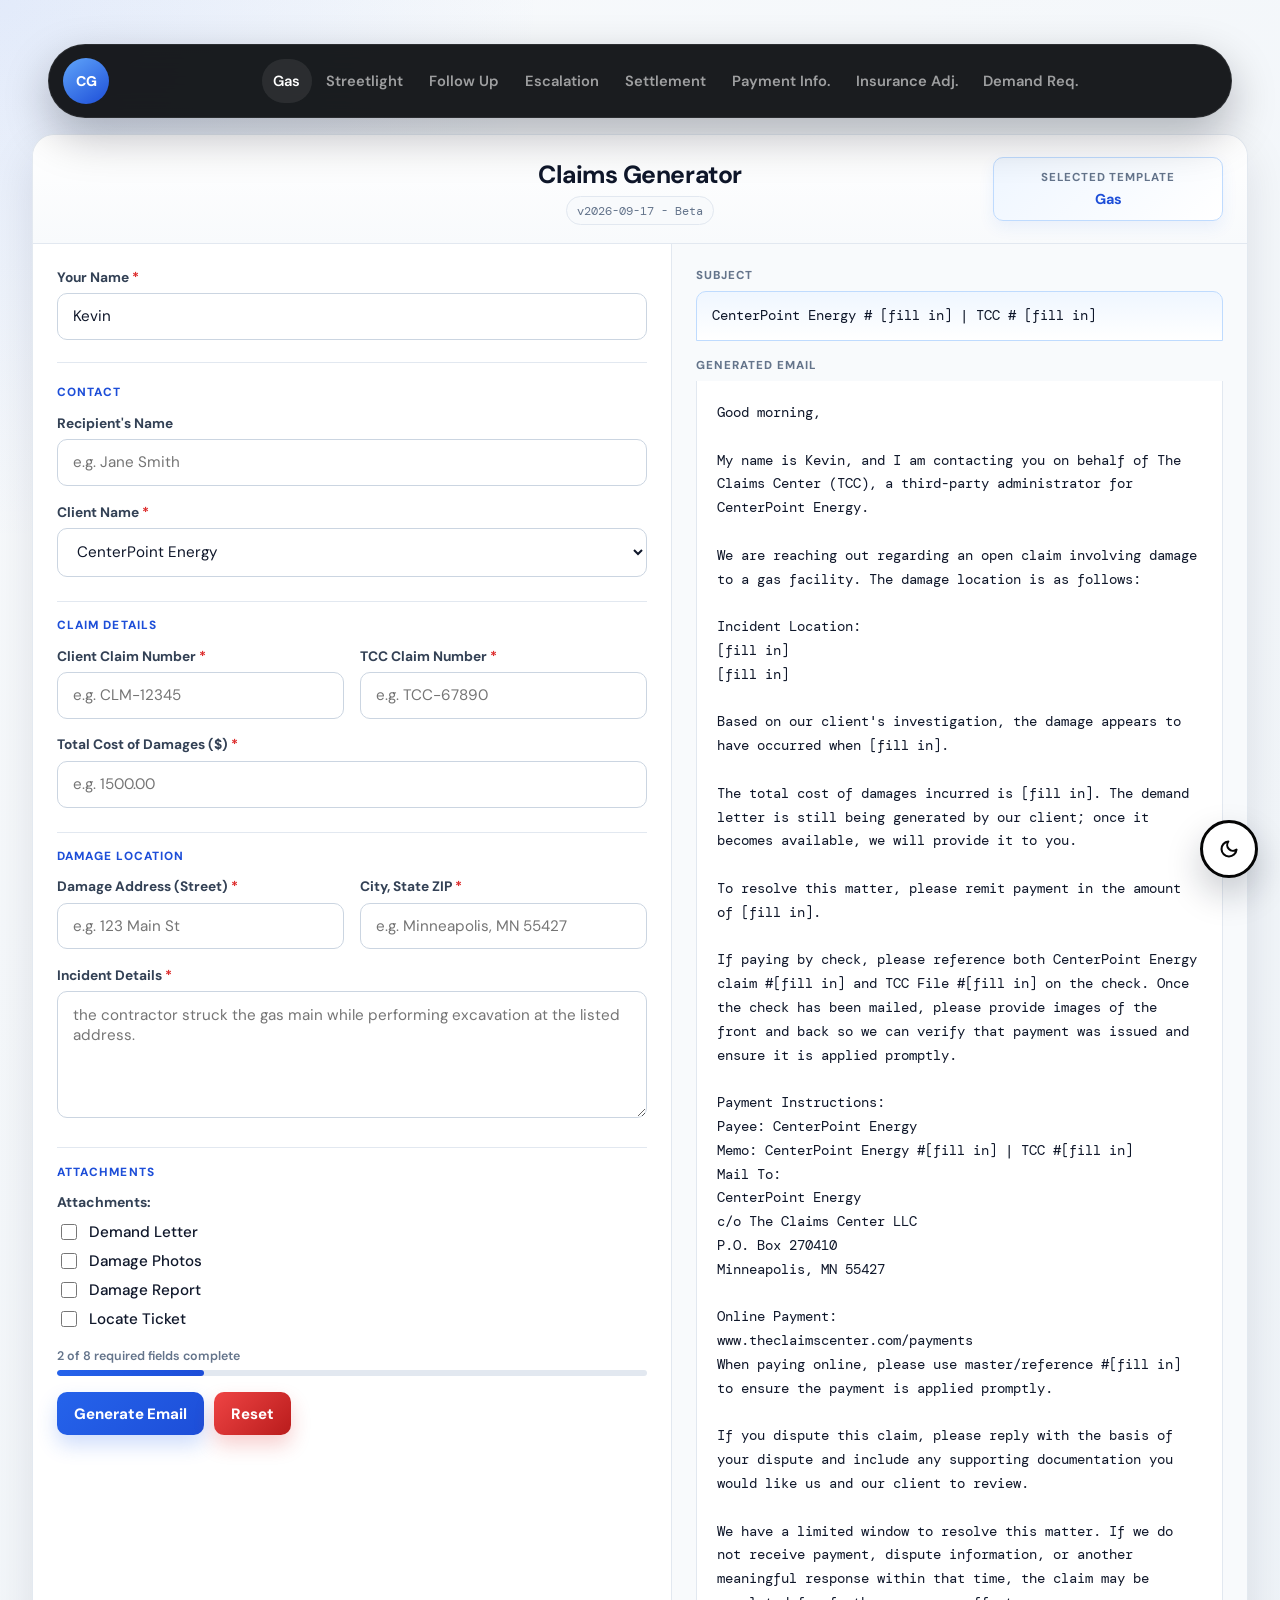
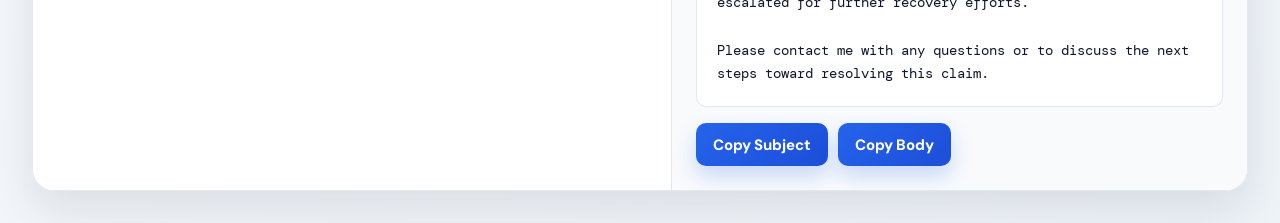
<file: index.html>
<!DOCTYPE html>
<html lang="en">
<head>
  <meta charset="UTF-8" />
  <meta name="viewport" content="width=device-width, initial-scale=1" />
  <title>Claim Generator</title>
  <link rel="preconnect" href="https://fonts.googleapis.com">
  <link rel="preconnect" href="https://fonts.gstatic.com" crossorigin>
  <link href="https://fonts.googleapis.com/css2?family=DM+Sans:wght@400;500;600;700;800&family=DM+Mono:wght@400;500&display=swap" rel="stylesheet">
  <link rel="stylesheet" href="assets/css/styles.css" />
  <link rel="stylesheet" href="assets/css/topbar.css" />
</head>
<body>
  <div class="topbar-shell">
    <header class="top-taskbar">
      <button type="button" class="topbar-brand" onclick="setClaimTypeFromShortcut('gas')" aria-label="Claims Generator home">
        <span class="brand-mark">CG</span>
      </button>
      <nav class="topbar-nav" aria-label="Primary navigation">
        <button type="button" class="active" onclick="setClaimTypeFromShortcut('gas')">Gas</button>
        <button type="button" onclick="setClaimTypeFromShortcut('streetlight')">Streetlight</button>
        <button type="button" onclick="setClaimTypeFromShortcut('followup')">Follow Up</button>
        <button type="button" onclick="setClaimTypeFromShortcut('escalation')">Escalation</button>
        <button type="button" onclick="setClaimTypeFromShortcut('settlement')">Settlement</button>
        <button type="button" onclick="setClaimTypeFromShortcut('payment')">Payment Info.</button>
        <button type="button" onclick="setClaimTypeFromShortcut('insurance')">Insurance Adj.</button>
        <button type="button" onclick="setClaimTypeFromShortcut('demand')">Demand Req.</button>
      </nav>
    </header>
  </div>

  <div class="shell topbar-layout">
    <div class="container">
      <header class="app-header app-header-centered">
        <div class="header-title-block">
          <h1>Claims Generator</h1>
          <span class="app-version" id="appVersion">v2026-09-17 - Beta</span>
        </div>
        <div class="template-cue header-template-cue" id="selectedTemplateIndicator">
          <span>Selected Template</span>
          <strong>Gas</strong>
        </div>
      </header>

      <main class="workspace" id="claimWorkspace">
        <section class="form-panel">
          <select id="claimType" class="hidden-control" onchange="handleClaimTypeChange()" aria-hidden="true" tabindex="-1">
            <option value="gas">Gas</option>
            <option value="streetlight">Streetlight Claim</option>
            <option value="followup">Follow Up</option>
            <option value="escalation">Escalation of Claim</option>
            <option value="settlement">Settlement Calculator</option>
            <option value="payment">Payment Info.</option>
            <option value="insurance">Insurance Adj.</option>
            <option value="demand">Demand Req.</option>
          </select>

          <div class="section" id="senderSection">
            <label for="senderName">Your Name <span style="color:var(--red)">*</span></label>
            <input type="text" id="senderName" placeholder="e.g. Kevin" />
            <div class="error-msg" id="err-senderName">Required</div>
          </div>

          <hr class="divider" />
          <form id="formContainer" novalidate></form>
          <div id="validationBanner"></div>

          <div id="formProgress" class="form-progress">
            <div class="form-progress-header">
              <span id="formProgressText">0 of 0 required fields complete</span>
            </div>
            <div class="form-progress-track">
              <div id="formProgressBar" class="form-progress-bar"></div>
            </div>
          </div>

          <div class="btn-row">
            <button type="button" class="btn-primary" onclick="generateEmail()">Generate Email</button>
            <button type="button" class="btn-danger" onclick="resetForm()">Reset</button>
          </div>
        </section>

        <section class="preview-panel">
          <div class="preview-sticky" id="outputSection">
            <div class="preview-label">Subject</div>
            <div id="subjectOutput" class="subject-box"><span class="empty-preview">Complete the fields to preview a subject.</span></div>

            <div class="preview-label">Generated Email</div>
            <div id="emailOutput"><span class="empty-preview">Complete the fields to preview the email body.</span></div>
            <div class="btn-row preview-actions">
              <button type="button" class="btn-primary" onclick="copySubject()">Copy Subject</button>
              <button type="button" class="btn-primary" onclick="copyEmail()">Copy Body</button>
              <span class="copy-feedback" id="copyFeedback">Copied!</span>
            </div>

          </div>
        </section>
      </main>

      <div id="settlementMount"></div>
    </div>
  </div>

  <button type="button" id="floatingThemeToggle" class="floating-theme-toggle" onclick="toggleDarkMode()" aria-label="Toggle dark mode" title="Toggle dark mode"><svg xmlns="http://www.w3.org/2000/svg" width="20" height="20" viewBox="0 0 24 24" fill="none" stroke="currentColor" stroke-width="2.5" stroke-linecap="round" stroke-linejoin="round" aria-hidden="true"><path d="M21 12.79A9 9 0 1 1 11.21 3 7 7 0 0 0 21 12.79z"/></svg></button>

  <script src="assets/js/config.js" defer></script>
  <script src="assets/js/app.js" defer></script>
  <script src="assets/js/performance.js" defer></script>
  <script src="assets/js/navigation.js" defer></script>
  <script src="assets/js/ui.js" defer></script>
</body>
</html>
</file>
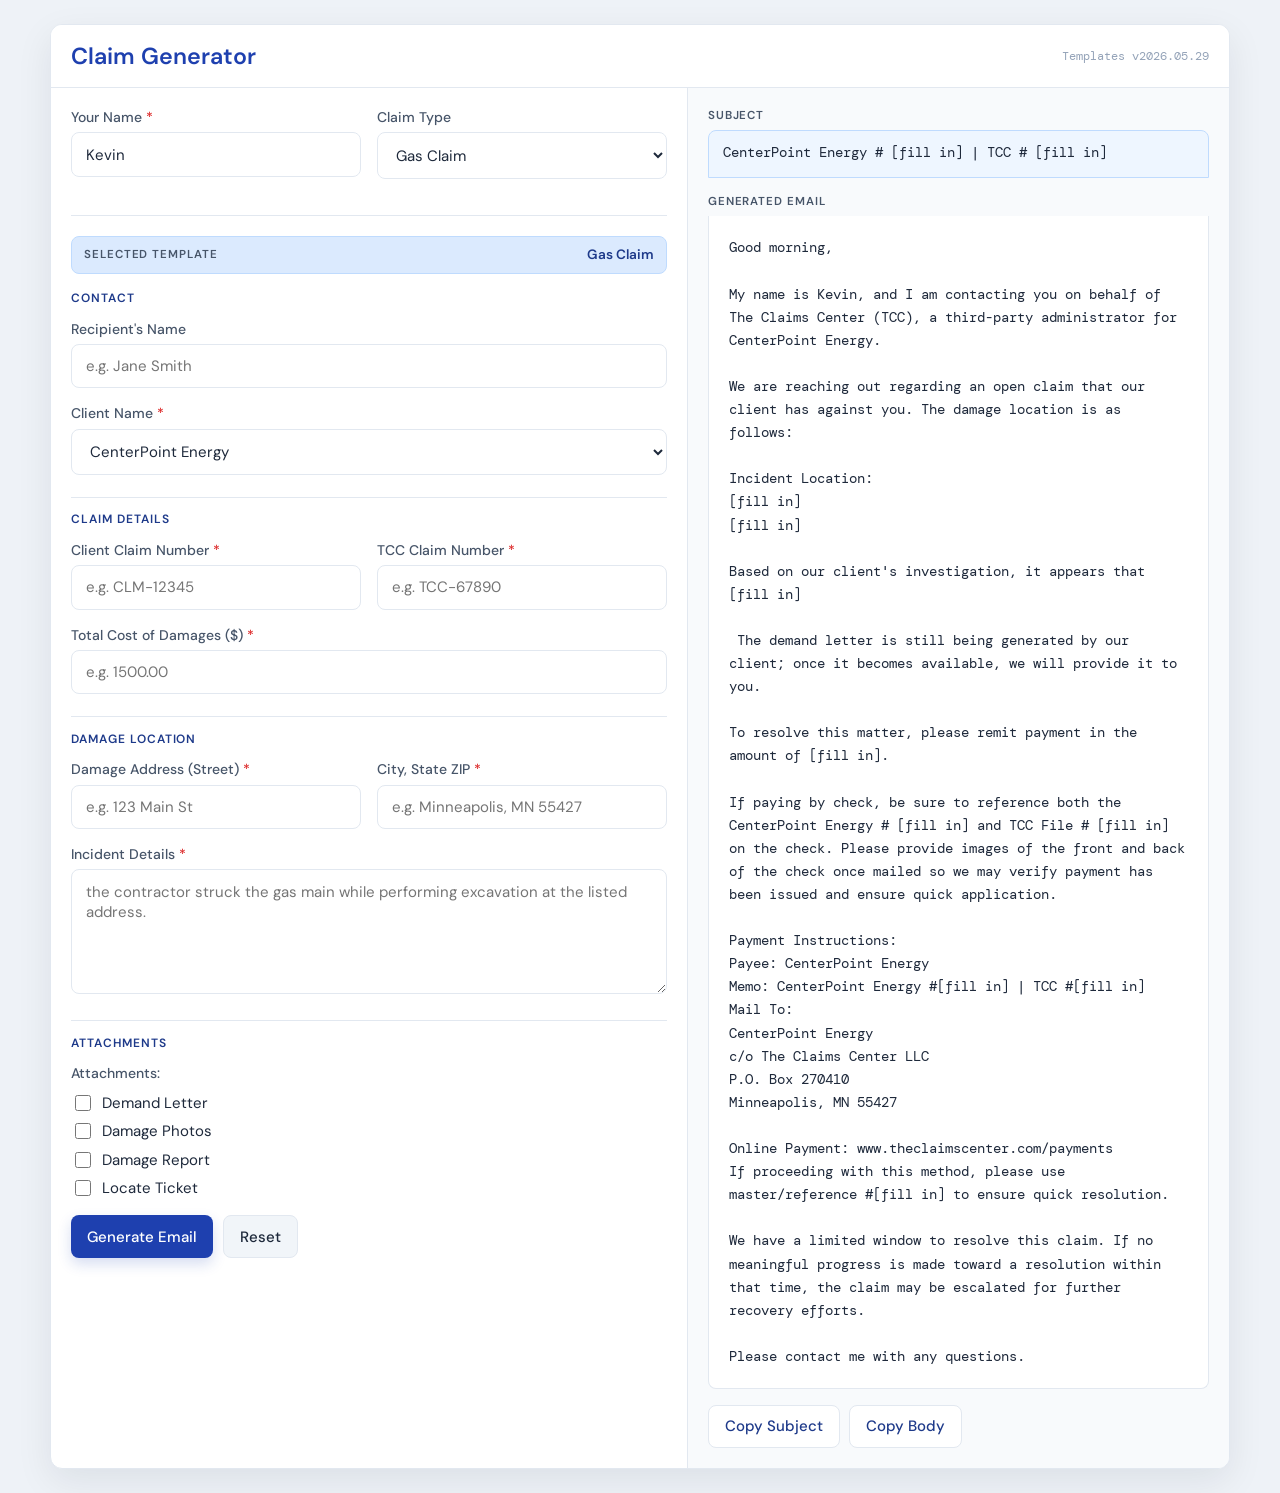
<file: local_snapshot_precheckout/index.html>
<!DOCTYPE html>
<html lang="en">
<head>
  <meta charset="UTF-8" />
  <meta name="viewport" content="width=device-width, initial-scale=1" />
  <title>Claim Generator</title>
  <link href="https://fonts.googleapis.com/css2?family=DM+Sans:wght@400;500;600&family=DM+Mono:wght@400;500&display=swap" rel="stylesheet">
  <style>
    *, *::before, *::after { box-sizing: border-box; }

    :root {
      --blue: #1e40af;
      --blue-dark: #1e3a8a;
      --blue-light: #dbeafe;
      --gray-50: #f8fafc;
      --gray-100: #f1f5f9;
      --gray-200: #e2e8f0;
      --gray-400: #94a3b8;
      --gray-600: #475569;
      --gray-800: #1e293b;
      --green: #16a34a;
      --red: #dc2626;
      --red-light: #fee2e2;
      --radius: 8px;
    }

    body {
      font-family: 'DM Sans', sans-serif;
      background: #eef2f7;
      color: var(--gray-800);
      margin: 0;
      padding: 1.5rem;
      min-height: 100vh;
    }

    .container {
      max-width: 1180px;
      margin: auto;
      background: #fff;
      border: 1px solid var(--gray-200);
      border-radius: 12px;
      box-shadow: 0 12px 36px rgba(15, 23, 42, 0.08);
      overflow: hidden;
    }

    .app-header {
      display: flex;
      align-items: center;
      justify-content: space-between;
      gap: 1rem;
      padding: 1rem 1.25rem;
      border-bottom: 1px solid var(--gray-200);
      background: #fff;
    }

    .app-version {
      color: var(--gray-400);
      font-family: 'DM Mono', monospace;
      font-size: 0.75rem;
      white-space: nowrap;
    }

    .workspace {
      display: grid;
      grid-template-columns: minmax(0, 1fr) minmax(360px, 0.85fr);
      min-height: 680px;
    }

    .form-panel,
    .preview-panel {
      padding: 1.25rem;
    }

    .form-panel {
      border-right: 1px solid var(--gray-200);
    }

    .preview-panel {
      background: var(--gray-50);
    }

    .preview-sticky {
      position: sticky;
      top: 1rem;
    }

    h1 {
      color: var(--blue);
      font-size: 1.45rem;
      font-weight: 600;
      margin: 0;
      letter-spacing: 0;
    }

    h2 {
      font-size: 1rem;
      font-weight: 600;
      color: var(--gray-600);
      text-transform: uppercase;
      letter-spacing: 0.06em;
      margin: 0 0 1rem;
    }

    .section { margin-bottom: 1rem; }

    .section-heading {
      border-top: 1px solid var(--gray-200);
      color: var(--blue-dark);
      font-size: 0.75rem;
      font-weight: 600;
      letter-spacing: 0.08em;
      margin: 1.35rem 0 0.85rem;
      padding-top: 0.85rem;
      text-transform: uppercase;
    }

    #formContainer .section-heading:first-child {
      border-top: none;
      margin-top: 0;
      padding-top: 0;
    }

    #formContainer .template-cue + .section-heading {
      border-top: none;
      margin-top: 0;
      padding-top: 0;
    }

    .template-cue {
      align-items: center;
      background: var(--blue-light);
      border: 1px solid #bfdbfe;
      border-radius: var(--radius);
      color: var(--blue-dark);
      display: flex;
      font-size: 0.85rem;
      font-weight: 600;
      justify-content: space-between;
      margin-bottom: 1rem;
      padding: 0.6rem 0.75rem;
    }

    .template-cue span {
      color: var(--gray-600);
      font-size: 0.72rem;
      letter-spacing: 0.08em;
      text-transform: uppercase;
    }

    label {
      display: block;
      font-size: 0.875rem;
      font-weight: 500;
      color: var(--gray-600);
      margin-bottom: 0.4rem;
    }

    input[type="text"],
    input[type="date"],
    textarea,
    select {
      width: 100%;
      padding: 0.7rem 0.9rem;
      border: 1px solid var(--gray-200);
      border-radius: var(--radius);
      font-family: 'DM Sans', sans-serif;
      font-size: 0.9375rem;
      color: var(--gray-800);
      background: #fff;
      transition: border-color 0.15s, box-shadow 0.15s;
      outline: none;
    }

    input[type="text"]:focus,
    input[type="date"]:focus,
    textarea:focus,
    select:focus {
      border-color: var(--blue);
      box-shadow: 0 0 0 3px var(--blue-light);
    }

    input.error, textarea.error, select.error {
      border-color: var(--red);
      background: var(--red-light);
    }

    .error-msg {
      font-size: 0.8rem;
      color: var(--red);
      margin-top: 0.3rem;
      display: none;
    }

    textarea { resize: vertical; }

    .checkbox-group p {
      font-size: 0.875rem;
      font-weight: 500;
      color: var(--gray-600);
      margin: 0 0 0.6rem;
    }

    .checkbox-group label {
      display: flex;
      align-items: center;
      gap: 0.5rem;
      font-weight: 400;
      font-size: 0.9375rem;
      color: var(--gray-800);
      margin-bottom: 0.4rem;
      cursor: pointer;
    }

    .checkbox-group input[type="checkbox"] {
      width: 1rem;
      height: 1rem;
      accent-color: var(--blue);
      cursor: pointer;
    }

    .checkbox-inline {
      display: flex;
      align-items: center;
      gap: 0.5rem;
      color: var(--gray-800);
      cursor: pointer;
      font-size: 0.9375rem;
      font-weight: 400;
    }

    .checkbox-inline input[type="checkbox"] {
      width: 1rem;
      height: 1rem;
      accent-color: var(--blue);
      cursor: pointer;
    }

    .row-2 {
      display: grid;
      grid-template-columns: 1fr 1fr;
      gap: 1rem;
    }

    .divider {
      border: none;
      border-top: 1px solid var(--gray-200);
      margin: 1.25rem 0;
    }

    .btn-row {
      display: flex;
      gap: 0.6rem;
      flex-wrap: wrap;
      margin-top: 1rem;
    }

    button {
      padding: 0.65rem 1rem;
      border-radius: var(--radius);
      border: none;
      font-family: 'DM Sans', sans-serif;
      font-size: 0.9375rem;
      font-weight: 500;
      cursor: pointer;
      transition: filter 0.15s, background 0.15s;
    }

    .btn-primary {
      background: var(--blue);
      color: #fff;
      box-shadow: 0 6px 14px rgba(30, 64, 175, 0.18);
    }

    .btn-primary:hover { filter: brightness(1.1); }

    .btn-secondary {
      background: var(--gray-100);
      color: var(--gray-800);
      border: 1px solid var(--gray-200);
    }

    .btn-secondary:hover { background: var(--gray-200); }

    .btn-copy {
      background: #fff;
      color: var(--blue-dark);
      border: 1px solid var(--gray-200);
    }

    .btn-copy:hover { background: var(--blue-light); border-color: #bfdbfe; }

    #validationBanner {
      display: none;
      background: var(--red-light);
      border: 1px solid var(--red);
      color: var(--red);
      border-radius: var(--radius);
      padding: 0.75rem 1rem;
      font-size: 0.875rem;
      margin-top: 1rem;
    }

    #outputSection { display: block; }

    .subject-box {
      background: #eef6ff;
      border: 1px solid #bfdbfe;
      border-radius: var(--radius) var(--radius) 0 0;
      color: var(--gray-800);
      font-family: 'DM Mono', monospace;
      font-size: 0.85rem;
      line-height: 1.5;
      margin-bottom: 0;
      min-height: 3rem;
      padding: 0.75rem 0.9rem;
      word-break: break-word;
    }

    #emailOutput {
      white-space: pre-wrap;
      background: #fff;
      border: 1px solid var(--gray-200);
      border-top: none;
      padding: 1.25rem;
      border-radius: 0 0 var(--radius) var(--radius);
      font-family: 'DM Mono', monospace;
      font-size: 0.875rem;
      line-height: 1.65;
      color: var(--gray-800);
      min-height: 20rem;
    }

    .preview-label {
      color: var(--gray-600);
      font-size: 0.72rem;
      font-weight: 600;
      letter-spacing: 0.08em;
      margin: 1rem 0 0.45rem;
      text-transform: uppercase;
    }

    .preview-label:first-child { margin-top: 0; }

    .empty-preview {
      color: var(--gray-400);
      font-family: 'DM Sans', sans-serif;
    }

    .copy-feedback {
      font-size: 0.8rem;
      color: var(--green);
      font-weight: 500;
      opacity: 0;
      transition: opacity 0.3s;
      align-self: center;
    }

    .copy-feedback.show { opacity: 1; }

    @media (max-width: 860px) {
      body { padding: 1rem; }
      .app-header {
        align-items: flex-start;
        flex-direction: column;
      }
      .workspace { grid-template-columns: 1fr; }
      .form-panel { border-right: none; border-bottom: 1px solid var(--gray-200); }
      .preview-sticky { position: static; }
    }

    @media (max-width: 560px) {
      body { padding: 0; }
      .container { border-radius: 0; }
      .form-panel,
      .preview-panel,
      .app-header { padding: 1rem; }
      .row-2 { grid-template-columns: 1fr; }
      #emailOutput { min-height: 14rem; padding: 1rem; }
      .preview-actions {
        position: sticky;
        bottom: 0;
        z-index: 2;
        margin: 1rem -1rem 0;
        padding: 0.75rem 1rem;
        background: rgba(248, 250, 252, 0.96);
        border-top: 1px solid var(--gray-200);
      }
      .preview-actions button {
        flex: 1 1 8rem;
      }
    }
  </style>
</head>
<body>
  <div class="container">
    <header class="app-header">
      <h1>Claim Generator</h1>
      <span class="app-version">Templates v2026.05.29</span>
    </header>

    <main class="workspace">
      <section class="form-panel">
        <!-- Sender + Claim Type -->
        <div class="row-2">
          <div class="section" id="senderSection">
            <label for="senderName">Your Name <span style="color:var(--red)">*</span></label>
            <input type="text" id="senderName" placeholder="e.g. Kevin" value="Kevin" />
            <div class="error-msg" id="err-senderName">Required</div>
          </div>
          <div class="section">
            <label for="claimType">Claim Type</label>
            <select id="claimType" onchange="renderForm()">
              <option value="gas">Gas Claim</option>
              <option value="streetlight">Streetlight Claim</option>
              <option value="escalation">Escalation of Claim</option>
              <option value="payment">Payment Information</option>
              <option value="followup">Follow Up</option>
              <option value="insurance">Insurance Adjuster</option>
            </select>
          </div>
        </div>

        <hr class="divider" />

        <form id="formContainer" novalidate></form>

        <div id="validationBanner"></div>

        <div class="btn-row">
          <button type="button" class="btn-primary" onclick="generateEmail()">Generate Email</button>
          <button type="button" class="btn-secondary" onclick="resetForm()">Reset</button>
        </div>
      </section>

      <section class="preview-panel">
        <div class="preview-sticky" id="outputSection">
          <div class="preview-label">Subject</div>
          <div id="subjectOutput" class="subject-box"><span class="empty-preview">Complete the fields to preview a subject.</span></div>

          <div class="preview-label">Generated Email</div>
          <div id="emailOutput"><span class="empty-preview">Complete the fields to preview the email body.</span></div>
          <div class="btn-row preview-actions">
            <button type="button" class="btn-copy" onclick="copySubject()">Copy Subject</button>
            <button type="button" class="btn-copy" onclick="copyEmail()">Copy Body</button>
            <span class="copy-feedback" id="copyFeedback">Copied!</span>
          </div>
        </div>
      </section>
    </main>
  </div>

  <script>
    const $ = (id) => document.getElementById(id);
    let previewFrame = 0;

    function schedulePreviewUpdate() {
      if (previewFrame) return;
      previewFrame = requestAnimationFrame(() => {
        previewFrame = 0;
        updatePreview();
      });
    }

    function appendLabel(label, text, required) {
      label.textContent = text;
      if (!required) return;
      const star = document.createElement('span');
      star.style.color = 'var(--red)';
      star.textContent = ' *';
      label.appendChild(star);
    }

    // ─── Preserved shared field values across claim type switches ───────────
    const preserved = {};
    const sharedIds = ['recipient', 'followUpRecipient', 'client', 'customClient', 'clientClaim', 'tccClaim', 'insuranceClaim', 'cost', 'damageStreet', 'damageCity', 'deadlineDate'];

    function savePreserved() {
      sharedIds.forEach(id => {
        const el = $(id);
        if (el) preserved[id] = el.value;
      });
    }

    function restorePreserved() {
      sharedIds.forEach(id => {
        const el = $(id);
        if (el && preserved[id] !== undefined) el.value = preserved[id];
      });
    }

    // ─── Field definitions ───────────────────────────────────────────────────
    const clientField = {
      label: "Client Name",
      id: "client",
      type: "select",
      required: true,
      options: [
        { value: "CenterPoint Energy", text: "CenterPoint Energy" },
        { value: "Delta Utilities", text: "Delta Utilities" },
        { value: "One Gas", text: "One Gas" },
        { value: "custom", text: "Custom Client" }
      ],
      customInput: {
        label: "Custom Client Name",
        id: "customClient",
        placeholder: "Enter client name"
      }
    };

    const sharedFields = [
      { type: "section-title", label: "Contact" },
      { label: "Recipient's Name", id: "recipient", placeholder: "e.g. Jane Smith" },
      clientField,
      { type: "section-title", label: "Claim Details" },
      {
        type: "row",
        fields: [
          { label: "Client Claim Number", id: "clientClaim", placeholder: "e.g. CLM-12345", required: true },
          { label: "TCC Claim Number", id: "tccClaim", placeholder: "e.g. TCC-67890", required: true }
        ]
      },
      { label: "Total Cost of Damages ($)", id: "cost", placeholder: "e.g. 1500.00", required: true },
      { type: "section-title", label: "Damage Location" },
      {
        type: "row",
        fields: [
          { label: "Damage Address (Street)", id: "damageStreet", placeholder: "e.g. 123 Main St", required: true },
          { label: "City, State ZIP", id: "damageCity", placeholder: "e.g. Minneapolis, MN 55427", required: true }
        ]
      }
    ];

    const escalationFields = [
      { type: "section-title", label: "Contact" },
      { label: "Recipient's Name", id: "recipient", placeholder: "e.g. Jane Smith" },
      clientField,
      { type: "section-title", label: "Claim Details" },
      {
        type: "row",
        fields: [
          { label: "Client Claim Number", id: "clientClaim", placeholder: "e.g. CLM-12345", required: true },
          { label: "TCC Claim Number", id: "tccClaim", placeholder: "e.g. TCC-67890", required: true }
        ]
      },
      { type: "section-title", label: "Deadline" },
      { label: "Escalation Deadline", id: "deadlineDate", type: "date", required: true }
    ];

    const paymentFields = [
      { type: "section-title", label: "Payment" },
      clientField,
      {
        type: "row",
        fields: [
          { label: "Client Claim Number", id: "clientClaim", placeholder: "e.g. CLM-12345", required: true },
          { label: "TCC Claim Number", id: "tccClaim", placeholder: "e.g. TCC-67890", required: true }
        ]
      },
      { label: "Payment Amount ($)", id: "cost", placeholder: "e.g. 1500.00", required: true }
    ];

    const followUpFields = [
      { type: "section-title", label: "Contact" },
      { label: "Recipient's Name", id: "followUpRecipient", placeholder: "e.g. Jane Smith" },
      { type: "section-title", label: "Response Request" },
      {
        label: "Include 7-day soft deadline requesting a response",
        id: "hasSoftDeadline",
        type: "checkbox"
      },
      { label: "Soft Deadline Date", id: "deadlineDate", type: "date" }
    ];

    const insuranceFields = [
      { type: "section-title", label: "Claim Details" },
      clientField,
      {
        type: "row",
        fields: [
          { label: "Client Claim Number", id: "clientClaim", placeholder: "e.g. CLM-12345", required: true },
          { label: "TCC Claim Number", id: "tccClaim", placeholder: "e.g. TCC-67890", required: true }
        ]
      },
      {
        type: "row",
        fields: [
          { label: "Insurance Claim Number", id: "insuranceClaim", placeholder: "e.g. INS-24680", required: true },
          { label: "Claim Amount ($)", id: "cost", placeholder: "e.g. 1500.00", required: true }
        ]
      }
    ];

    const fields = {
      gas: [
        ...sharedFields,
        {
          label: "Incident Details",
          id: "incidentDetails",
          type: "textarea",
          rows: 5,
          placeholder: "the contractor struck the gas main while performing excavation at the listed address.",
          required: true
        },
        { type: "section-title", label: "Attachments" },
        {
          label: "Attachments",
          type: "checkbox-group",
          options: [
            { id: "hasLetter", text: "Demand Letter" },
            { id: "hasPhotos", text: "Damage Photos" },
            { id: "hasReport", text: "Damage Report" },
            { id: "hasTicket", text: "Locate Ticket" }
          ]
        }
      ],
      streetlight: [
        ...sharedFields,
        { label: "Locate Ticket #", id: "locateTicket", placeholder: "e.g. 2024-00987", required: true },
        {
          label: "Incident Description",
          id: "incidentDescription",
          type: "textarea",
          rows: 5,
          placeholder: "a utility installation project at the listed address.",
          required: true
        },
        { type: "section-title", label: "Attachments" },
        {
          label: "Attachments",
          type: "checkbox-group",
          options: [
            { id: "hasPhotos", text: "Damage Photos" },
            { id: "hasReport", text: "Damage Report" },
            { id: "hasTicket", text: "Locate Ticket" },
            { id: "hasLetter", text: "Demand Letter" }
          ]
        }
      ],
      escalation: [
        ...escalationFields
      ],
      payment: [
        ...paymentFields
      ],
      followup: [
        ...followUpFields
      ],
      insurance: [
        ...insuranceFields
      ]
    };

    // ─── Template metadata ───────────────────────────────────────────────────
    const TEMPLATE_VERSION = '2026.05.29';
    const DEFAULTS_KEY = 'claimGeneratorDefaults';
    const DEFAULT_SENDER_NAME = 'Kevin';
    const BLANK = '[fill in]';

    // ─── Form rendering ──────────────────────────────────────────────────────
    function renderForm(options = {}) {
      const shouldApplyDefaults = options.applyDefaults !== false;
      savePreserved();
      const type = $('claimType').value;
      const formContainer = $('formContainer');
      const senderSection = $('senderSection');
      formContainer.replaceChildren();
      senderSection.style.display = ['payment', 'followup'].includes(type) ? 'none' : 'block';
      clearValidation();

      formContainer.appendChild(buildTemplateCue(type));
      fields[type].forEach(field => buildField(field, formContainer));
      restorePreserved();
      if (shouldApplyDefaults) applySavedDefaultsToCurrentForm();
      setDefaultDeadlineDate();
      normalizeDeadlineInput();
      updatePreview();
    }

    function getTemplateName(type) {
      const selectedOption = document.querySelector(`#claimType option[value="${type}"]`);
      return selectedOption ? selectedOption.textContent : type;
    }

    function buildTemplateCue(type) {
      const div = document.createElement('div');
      div.className = 'template-cue';
      const label = document.createElement('span');
      label.textContent = 'Selected Template';
      div.appendChild(label);
      div.append(getTemplateName(type));
      return div;
    }

    function buildField(field, parent) {
      if (field.type === 'section-title') {
        const heading = document.createElement('div');
        heading.className = 'section-heading';
        heading.textContent = field.label;
        parent.appendChild(heading);
        return;
      }

      if (field.type === 'row') {
        const row = document.createElement('div');
        row.className = 'row-2 section';
        field.fields.forEach(f => {
          const col = document.createElement('div');
          buildInputField(f, col);
          row.appendChild(col);
        });
        parent.appendChild(row);
        return;
      }

      const div = document.createElement('div');
      div.className = 'section';

      if (field.type === 'checkbox-group') {
        div.classList.add('checkbox-group');
        if (field.label) {
          const p = document.createElement('p');
          p.textContent = `${field.label}:`;
          div.appendChild(p);
        }
        field.options.forEach(opt => {
          const label = document.createElement('label');
          const input = document.createElement('input');
          input.type = 'checkbox';
          input.id = opt.id;
          label.appendChild(input);
          label.append(` ${opt.text}`);
          div.appendChild(label);
        });
      } else if (field.type === 'checkbox') {
        const label = document.createElement('label');
        label.className = 'checkbox-inline';
        const input = document.createElement('input');
        input.type = 'checkbox';
        input.id = field.id;
        label.appendChild(input);
        label.append(` ${field.label}`);
        div.appendChild(label);
      } else if (field.type === 'select') {
        const label = document.createElement('label');
        appendLabel(label, field.label, field.required);
        label.setAttribute('for', field.id);
        div.appendChild(label);
        const select = document.createElement('select');
        select.id = field.id;
        if (field.required) select.dataset.required = 'true';
        field.options.forEach(opt => {
          const option = document.createElement('option');
          option.value = opt.value;
          option.textContent = opt.text;
          select.appendChild(option);
        });
        div.appendChild(select);
        if (field.customInput) {
          const customWrap = document.createElement('div');
          customWrap.id = `${field.customInput.id}Wrap`;
          customWrap.style.display = 'none';
          customWrap.style.marginTop = '0.75rem';
          buildInputField({ ...field.customInput, required: false }, customWrap);
          div.appendChild(customWrap);

          const toggleCustomInput = () => {
            const customInput = $(field.customInput.id);
            const isCustom = select.value === 'custom';
            customWrap.style.display = isCustom ? 'block' : 'none';
            if (customInput) {
              if (isCustom) {
                customInput.dataset.required = 'true';
              } else {
                customInput.removeAttribute('data-required');
                clearError(customInput, `err-${field.customInput.id}`);
              }
            }
            schedulePreviewUpdate();
          };

          select.addEventListener('change', toggleCustomInput);
          queueMicrotask(toggleCustomInput);
        }
      } else {
        buildInputField(field, div);
      }

      parent.appendChild(div);
    }

    function buildInputField(field, container) {
      const label = document.createElement('label');
      label.setAttribute('for', field.id);
      appendLabel(label, field.label, field.required);
      container.appendChild(label);

      const input = field.type === 'textarea'
        ? document.createElement('textarea')
        : document.createElement('input');

      input.id = field.id;
      input.placeholder = field.placeholder || '';
      if (field.type === 'textarea') {
        input.rows = field.rows || 4;
      } else if (field.type === 'date') {
        input.type = 'date';
      } else {
        input.type = 'text';
        if (field.id === 'cost') input.inputMode = 'decimal';
      }
      if (field.required) input.dataset.required = 'true';

      container.appendChild(input);

      const errDiv = document.createElement('div');
      errDiv.className = 'error-msg';
      errDiv.id = `err-${field.id}`;
      errDiv.textContent = field.id === 'cost' ? 'Enter a valid dollar amount.' : 'This field is required.';
      container.appendChild(errDiv);
    }

    // ─── Validation ──────────────────────────────────────────────────────────
    function validate() {
      let valid = true;
      const errors = [];

      const sender = $('senderName');
      const type = $('claimType').value;
      if (!['payment', 'followup'].includes(type) && !sender.value.trim()) {
        markError(sender, 'err-senderName', 'Required');
        errors.push('Your Name');
        valid = false;
      } else {
        clearError(sender, 'err-senderName');
      }

      document.querySelectorAll('[data-required="true"]').forEach(el => {
        const labelEl = document.querySelector(`label[for="${el.id}"]`);
        const labelText = labelEl ? labelEl.innerText.replace('*','').trim() : el.id;
        if (!el.value.trim()) {
          markError(el, `err-${el.id}`, 'This field is required.');
          errors.push(labelText);
          valid = false;
        } else if (el.id === 'cost' && !isValidCurrency(el.value)) {
          markError(el, `err-${el.id}`, 'Enter a valid dollar amount.');
          errors.push(labelText);
          valid = false;
        } else {
          clearError(el, `err-${el.id}`);
        }
      });

      const banner = $('validationBanner');
      if (!valid) {
        banner.style.display = 'block';
        banner.textContent = `Please fix the following fields: ${errors.join(', ')}.`;
      } else {
        banner.style.display = 'none';
      }

      return valid;
    }

    function markError(el, errId, message) {
      el.classList.add('error');
      const err = $(errId);
      if (err) {
        if (message) err.textContent = message;
        err.style.display = 'block';
      }
    }

    function clearError(el, errId) {
      el.classList.remove('error');
      const err = $(errId);
      if (err) err.style.display = 'none';
    }

    function clearValidation() {
      document.querySelectorAll('.error').forEach(el => el.classList.remove('error'));
      document.querySelectorAll('.error-msg').forEach(el => el.style.display = 'none');
      $('validationBanner').style.display = 'none';
    }

    // ─── Formatting helpers ──────────────────────────────────────────────────
    function getValue(id, fallback = BLANK) {
      const value = $(id)?.value.trim();
      return value || fallback;
    }

    function getCurrentGreetingWord() {
      const hour = new Date().getHours();
      if (hour < 12) return 'morning';
      if (hour < 17) return 'afternoon';
      return 'evening';
    }

    function getGreetingWord() {
      return getCurrentGreetingWord();
    }

    function getClientName() {
      const selectedClient = $('client')?.value.trim() || 'CenterPoint Energy';
      const customClient = $('customClient')?.value.trim() || '';
      return selectedClient === 'custom' ? (customClient || BLANK) : selectedClient;
    }

    function isValidCurrency(raw) {
      const normalized = raw.replace(/[$,\s]/g, '');
      return /^\d+(\.\d{1,2})?$/.test(normalized) && Number(normalized) > 0;
    }

    function formatCost(raw) {
      const num = parseFloat(raw.replace(/[$,\s]/g, ''));
      if (isNaN(num)) return raw || BLANK;
      return '$' + num.toLocaleString('en-US', { minimumFractionDigits: 2, maximumFractionDigits: 2 });
    }

    function formatShortDate(date) {
      const mm = String(date.getMonth() + 1).padStart(2, '0');
      const dd = String(date.getDate()).padStart(2, '0');
      const yy = String(date.getFullYear()).slice(-2);
      return `${mm}/${dd}/${yy}`;
    }

    function addDays(date, days) {
      const result = new Date(date);
      result.setDate(result.getDate() + days);
      return result;
    }

    function moveWeekendForward(date) {
      const result = new Date(date);
      const day = result.getDay();
      if (day === 6) result.setDate(result.getDate() + 2);
      if (day === 0) result.setDate(result.getDate() + 1);
      return result;
    }

    function toDateInputValue(date) {
      const yyyy = date.getFullYear();
      const mm = String(date.getMonth() + 1).padStart(2, '0');
      const dd = String(date.getDate()).padStart(2, '0');
      return `${yyyy}-${mm}-${dd}`;
    }

    function parseDateInputValue(value) {
      const parts = value.split('-').map(Number);
      if (parts.length !== 3 || parts.some(Number.isNaN)) return null;
      return new Date(parts[0], parts[1] - 1, parts[2]);
    }

    function getDefaultDeadlineDate() {
      return moveWeekendForward(addDays(new Date(), 7));
    }

    function setDefaultDeadlineDate() {
      const deadlineInput = $('deadlineDate');
      if (deadlineInput && !deadlineInput.value) {
        deadlineInput.value = toDateInputValue(getDefaultDeadlineDate());
      }
    }

    function normalizeDeadlineInput() {
      const deadlineInput = $('deadlineDate');
      if (!deadlineInput?.value) return;
      const parsed = parseDateInputValue(deadlineInput.value);
      if (!parsed) return;
      deadlineInput.value = toDateInputValue(moveWeekendForward(parsed));
    }

    function getDeadlineDate() {
      const deadlineInput = $('deadlineDate');
      const parsed = deadlineInput?.value ? parseDateInputValue(deadlineInput.value) : null;
      return formatShortDate(moveWeekendForward(parsed || getDefaultDeadlineDate()));
    }

    function getEscalationDueDate() {
      const dueDate = new Date();
      dueDate.setDate(dueDate.getDate() + 7);
      return formatShortDate(moveWeekendForward(dueDate));
    }

    function buildSubject(type, client, clientClaim, tccClaim, insuranceClaim = BLANK) {
      if (type === 'followup') return 'Follow Up Regarding Open Claim';
      if (type === 'payment') return `Payment Information | ${client} # ${clientClaim} | TCC # ${tccClaim}`;
      if (type === 'escalation') return `Claim Escalation | ${client} # ${clientClaim} | TCC # ${tccClaim}`;
      if (type === 'insurance') return `Insurance Claim # ${insuranceClaim} | ${client} # ${clientClaim} | TCC # ${tccClaim}`;
      return `${client} # ${clientClaim} | TCC # ${tccClaim}`;
    }

    // ─── Email composition ───────────────────────────────────────────────────
    function composeEmail() {
      const type = $('claimType').value;
      const senderName = getValue('senderName');
      const greetingWord = getGreetingWord();
      const recipient = getValue('recipient', '');
      const greetingLine = recipient ? `Good ${greetingWord} ${recipient},` : `Good ${greetingWord},`;
      const client = getClientName();
      const clientClaim = getValue('clientClaim');
      const tccClaim = getValue('tccClaim');
      const insuranceClaim = getValue('insuranceClaim');
      const subject = buildSubject(type, client, clientClaim, tccClaim, insuranceClaim);

      if (type === 'payment') {
        const cost = formatCost(getValue('cost', ''));
        return {
          subject,
          body: `To resolve this matter, please remit payment in the amount of ${cost}.\n\nIf paying by check, be sure to reference both the ${client} # ${clientClaim} and TCC File # ${tccClaim} on the check. Please provide images of the front and back of the check once mailed so we may verify payment has been issued and ensure quick application.\n\nPayment Instructions:\nPayee: ${client}\nMemo: ${client} #${clientClaim} | TCC #${tccClaim}\nMail To:\n${client}\nc/o The Claims Center LLC\nP.O. Box 270410\nMinneapolis, MN 55427\n\nOnline Payment: www.theclaimscenter.com/payments\nIf proceeding with this method, please use master/reference #${tccClaim} to ensure quick resolution.`
        };
      }

      if (type === 'followup') {
        const followUpRecipient = getValue('followUpRecipient', '');
        const followUpGreeting = followUpRecipient ? `Good ${greetingWord} ${followUpRecipient},` : `Good ${greetingWord},`;
        const hasSoftDeadline = $('hasSoftDeadline')?.checked;
        const deadlineText = hasSoftDeadline
          ? `\n\nIf possible, please send an update by ${getDeadlineDate()} so we can keep the claim moving forward.`
          : '';
        return {
          subject,
          body: `${followUpGreeting}\n\nI wanted to follow up on my previous message and see if you had a chance to review the information provided. Please let me know the current status or if there is anything else needed from our side to help move this toward resolution.${deadlineText}\n\nI appreciate your prompt attention and look forward to your response.`
        };
      }

      if (type === 'insurance') {
        const cost = formatCost(getValue('cost', ''));
        return {
          subject,
          body: `${greetingLine}\n\nI am reaching out to provide the supporting documents for the above referenced claim in the amount of ${cost}.\n\nPlease advise if you have any further questions or need any additional documentation for your review.\n\nRemittance Instructions:\nPayee: ${client}\nMemo: ${client} #${clientClaim} | TCC #${tccClaim}\nMail To: ${client}, c/o The Claims Center LLC, P.O. Box 270410, Minneapolis, MN 55427\nOnline Payment: www.theclaimscenter.com/payments\nPlease use TCC #${tccClaim} as the master/reference number for online payment.`
        };
      }

      if (type === 'escalation') {
        const dueDate = getDeadlineDate();
        return {
          subject,
          body: `Urgent Communication Required Regarding Claim Escalation\n\n${greetingLine}\n\nI am writing to express my concerns regarding our recent attempts to contact you. Despite multiple efforts, we have not received any response.\n\nDue to the lack of communication, this claim is due for escalation. Prompt communication is crucial to resolving this matter. If no response is received by ${dueDate} this claim will be sent for further recovery efforts.\n\nPlease contact us to resolve this claim and avoid unnecessary escalation.`
        };
      }

      const cost = formatCost(getValue('cost', ''));
      const damageStreet = getValue('damageStreet');
      const damageCity = getValue('damageCity');
      const hasLetter = $('hasLetter')?.checked;
      const hasPhotos = $('hasPhotos')?.checked;
      const hasReport = $('hasReport')?.checked;
      const hasTicket = $('hasTicket')?.checked;

      let body = `${greetingLine}\n\nMy name is ${senderName}, and I am contacting you on behalf of The Claims Center (TCC), a third-party administrator for ${client}.\n\nWe are reaching out regarding an open claim that our client has against you. The damage location is as follows:\n\nIncident Location:\n${damageStreet}\n${damageCity}\n\n`;

      if (type === 'gas') {
        const incidentDetails = getValue('incidentDetails');
        body += `Based on our client's investigation, it appears that ${incidentDetails}\n\n`;
        body += hasLetter
          ? ` Please see the attached demand letter.`
          : ` The demand letter is still being generated by our client; once it becomes available, we will provide it to you.`;
      } else {
        const locateTicket = getValue('locateTicket');
        const incidentDescription = getValue('incidentDescription');
        body += `Based on our review, the damage occurred during excavation work associated with ${incidentDescription} The submitted locate ticket for this work was Locate Ticket #${locateTicket} (attached for your reference). The submitted locate ticket was the most recent ticket filed in the area prior to the discovery of the damage by our client.\n\n`;
        body += hasLetter
          ? ` Please see the attached demand letter.`
          : ` The demand letter is still being generated by our client; once it becomes available, we will provide it to you.`;
      }

      const attachments = [];
      if (hasPhotos) attachments.push('damage photos');
      if (hasReport) attachments.push('damage report');
      if (hasTicket) attachments.push('locate ticket');
      if (attachments.length > 0) {
        body += `\n\nI have attached ${attachments.join(', ')} for your review.`;
      }

      body += `\n\nTo resolve this matter, please remit payment in the amount of ${cost}.\n\nIf paying by check, be sure to reference both the ${client} # ${clientClaim} and TCC File # ${tccClaim} on the check. Please provide images of the front and back of the check once mailed so we may verify payment has been issued and ensure quick application.\n\nPayment Instructions:\nPayee: ${client}\nMemo: ${client} #${clientClaim} | TCC #${tccClaim}\nMail To:\n${client}\nc/o The Claims Center LLC\nP.O. Box 270410\nMinneapolis, MN 55427\n\nOnline Payment: www.theclaimscenter.com/payments\nIf proceeding with this method, please use master/reference #${tccClaim} to ensure quick resolution.\n\nWe have a limited window to resolve this claim. If no meaningful progress is made toward a resolution within that time, the claim may be escalated for further recovery efforts.\n\nPlease contact me with any questions.`;

      return { subject, body };
    }

    function updatePreview() {
      const { subject, body } = composeEmail();
      $('subjectOutput').innerText = subject;
      $('emailOutput').innerText = body;
    }

    function generateEmail() {
      if (!validate()) return;
      saveDefaults();
      updatePreview();
      $('outputSection').scrollIntoView({ behavior: 'smooth', block: 'start' });
    }

    // ─── Defaults ────────────────────────────────────────────────────────────
    function getSavedDefaults() {
      try {
        return JSON.parse(localStorage.getItem(DEFAULTS_KEY)) || {};
      } catch {
        return {};
      }
    }

    function applySavedDefaultsToCurrentForm() {
      const defaults = getSavedDefaults();
      const sender = $('senderName');
      if (sender && defaults.senderName && !sender.value) sender.value = defaults.senderName;

      const client = $('client');
      if (client && defaults.client) client.value = defaults.client;
      const customClient = $('customClient');
      if (customClient && defaults.customClient) customClient.value = defaults.customClient;
      client?.dispatchEvent(new Event('change'));
    }

    function saveDefaults() {
      const defaults = {
        senderName: $('senderName')?.value.trim() || '',
        client: $('client')?.value || '',
        customClient: $('customClient')?.value.trim() || ''
      };
      localStorage.setItem(DEFAULTS_KEY, JSON.stringify(defaults));
    }

    // ─── Copy to clipboard ───────────────────────────────────────────────────
    function showCopyFeedback(message) {
      const fb = $('copyFeedback');
      fb.textContent = message;
      fb.classList.add('show');
      setTimeout(() => fb.classList.remove('show'), 2500);
    }

    function copySubject() {
      navigator.clipboard.writeText($('subjectOutput').innerText).then(() => {
        showCopyFeedback('Subject copied!');
      });
    }

    function copyEmail() {
      navigator.clipboard.writeText($('emailOutput').innerText).then(() => {
        showCopyFeedback('Body copied!');
      });
    }

    // ─── Reset ───────────────────────────────────────────────────────────────
    function resetForm() {
      $('senderName').value = DEFAULT_SENDER_NAME;
      Object.keys(preserved).forEach(k => delete preserved[k]);
      renderForm({ applyDefaults: false });
    }

    // ─── Init ────────────────────────────────────────────────────────────────
    document.addEventListener('input', event => {
      savePreserved();
      schedulePreviewUpdate();
    }, true);

    document.addEventListener('blur', event => {
      if (event.target.id === 'cost' && isValidCurrency(event.target.value)) {
        event.target.value = formatCost(event.target.value);
        savePreserved();
        schedulePreviewUpdate();
      }
      if (event.target.id === 'deadlineDate') {
        normalizeDeadlineInput();
        savePreserved();
        schedulePreviewUpdate();
      }
    }, true);

    document.addEventListener('change', () => {
      normalizeDeadlineInput();
      savePreserved();
      schedulePreviewUpdate();
      saveDefaults();
    });

    document.addEventListener('DOMContentLoaded', () => {
      const defaults = getSavedDefaults();
      $('senderName').value = defaults.senderName || DEFAULT_SENDER_NAME;
      renderForm();
    });
  </script>
</body>
</html>
</file>
<file: assets/css/styles.css>
*, *::before, *::after { box-sizing: border-box; }

:root {
  --blue: #2563eb;
  --blue-dark: #1d4ed8;
  --blue-soft: #eff6ff;
  --blue-border: #bfdbfe;
  --ink: #0f172a;
  --muted: #64748b;
  --subtle: #94a3b8;
  --line: #e2e8f0;
  --panel: #ffffff;
  --panel-soft: #f8fafc;
  --page: #eef3f8;
  --green: #16a34a;
  --red: #dc2626;
  --red-light: #fee2e2;
  --shadow: 0 18px 45px rgba(15, 23, 42, 0.10);
  --shadow-soft: 0 8px 24px rgba(15, 23, 42, 0.07);
  --radius: 14px;
  --radius-sm: 10px;
}

body {
  font-family: 'DM Sans', sans-serif;
  background:
    radial-gradient(circle at top left, rgba(37, 99, 235, 0.10), transparent 34rem),
    linear-gradient(135deg, #f8fafc 0%, var(--page) 100%);
  color: var(--ink);
  margin: 0;
  padding: 2rem;
  min-height: 100vh;
}

.container {
  max-width: 1240px;
  margin: auto;
  background: rgba(255, 255, 255, 0.94);
  border: 1px solid rgba(226, 232, 240, 0.95);
  border-radius: 22px;
  box-shadow: var(--shadow);
  overflow: hidden;
  backdrop-filter: blur(10px);
}

.app-header {
  display: flex;
  align-items: center;
  justify-content: space-between;
  gap: 1rem;
  padding: 1.25rem 1.5rem;
  border-bottom: 1px solid var(--line);
  background: linear-gradient(180deg, #ffffff 0%, #f8fafc 100%);
}

.app-version {
  color: var(--muted);
  font-family: 'DM Mono', monospace;
  font-size: 0.75rem;
  white-space: nowrap;
  background: var(--panel-soft);
  border: 1px solid var(--line);
  border-radius: 999px;
  padding: 0.35rem 0.65rem;
}

.workspace {
  display: grid;
  grid-template-columns: minmax(0, 1fr) minmax(380px, 0.9fr);
  min-height: 680px;
}

.form-panel,
.preview-panel {
  padding: 1.5rem;
}

.form-panel {
  border-right: 1px solid var(--line);
  background: #ffffff;
}

.preview-panel {
  background: #f8fafc;
}

.preview-sticky {
  position: sticky;
  top: 1.25rem;
}

h1 {
  color: var(--ink);
  font-size: 1.55rem;
  font-weight: 700;
  margin: 0;
  letter-spacing: -0.02em;
}

h2 {
  font-size: 0.9rem;
  font-weight: 700;
  color: var(--muted);
  text-transform: uppercase;
  letter-spacing: 0.08em;
  margin: 0 0 1rem;
}

.section { margin-bottom: 1.05rem; }

.section-heading {
  border-top: 1px solid var(--line);
  color: var(--blue-dark);
  font-size: 0.74rem;
  font-weight: 800;
  letter-spacing: 0.09em;
  margin: 1.5rem 0 0.85rem;
  padding-top: 0.95rem;
  text-transform: uppercase;
}

#formContainer .section-heading:first-child,
#formContainer .template-cue + .section-heading {
  border-top: none;
  margin-top: 0;
  padding-top: 0;
}

.template-cue {
  align-items: center;
  background: linear-gradient(135deg, var(--blue-soft), #ffffff);
  border: 1px solid var(--blue-border);
  border-radius: var(--radius-sm);
  color: var(--blue-dark);
  display: flex;
  font-size: 0.9rem;
  font-weight: 700;
  justify-content: space-between;
  margin-bottom: 1.1rem;
  padding: 0.75rem 0.9rem;
  box-shadow: 0 6px 16px rgba(37, 99, 235, 0.08);
}

.template-cue span {
  color: var(--muted);
  font-size: 0.72rem;
  letter-spacing: 0.08em;
  text-transform: uppercase;
}

label {
  display: block;
  font-size: 0.86rem;
  font-weight: 700;
  color: #334155;
  margin-bottom: 0.45rem;
}

input[type="text"],
input[type="date"],
textarea,
select {
  width: 100%;
  padding: 0.78rem 0.95rem;
  border: 1px solid #cbd5e1;
  border-radius: var(--radius-sm);
  font-family: 'DM Sans', sans-serif;
  font-size: 0.95rem;
  color: var(--ink);
  background: #fff;
  transition: border-color 0.15s, box-shadow 0.15s, transform 0.15s;
  outline: none;
}

input[type="text"]:focus,
input[type="date"]:focus,
textarea:focus,
select:focus {
  border-color: var(--blue);
  box-shadow: 0 0 0 4px rgba(37, 99, 235, 0.14);
}

input.error, textarea.error, select.error {
  border-color: var(--red);
  background: var(--red-light);
}

body.dark-mode input.error,
body.dark-mode textarea.error,
body.dark-mode select.error { background: #450a0a; border-color: #991b1b; }
body.dark-mode #validationBanner { background: #450a0a; border-color: #991b1b; color: #fecaca; }

.error-msg {
  font-size: 0.8rem;
  color: var(--red);
  margin-top: 0.35rem;
  display: none;
}

textarea { resize: vertical; }

.checkbox-group p {
  font-size: 0.875rem;
  font-weight: 700;
  color: #334155;
  margin: 0 0 0.6rem;
}

.checkbox-group label,
.checkbox-inline {
  display: flex;
  align-items: center;
  gap: 0.55rem;
  font-weight: 500;
  font-size: 0.95rem;
  color: var(--ink);
  margin-bottom: 0.45rem;
  cursor: pointer;
}

.checkbox-group input[type="checkbox"],
.checkbox-inline input[type="checkbox"] {
  width: 1rem;
  height: 1rem;
  accent-color: var(--blue);
  cursor: pointer;
}

.row-2 {
  display: grid;
  grid-template-columns: 1fr 1fr;
  gap: 1rem;
}

.divider {
  border: none;
  border-top: 1px solid var(--line);
  margin: 1.35rem 0;
}

.form-progress {
  display: none;
  margin-top: 1.1rem;
}

.form-progress-header {
  display: flex;
  justify-content: space-between;
  align-items: center;
  font-size: 0.78rem;
  font-weight: 600;
  color: var(--muted);
  margin-bottom: 0.4rem;
}

.form-progress-track {
  height: 6px;
  background: var(--line);
  border-radius: 999px;
  overflow: hidden;
}

.form-progress-bar {
  height: 100%;
  width: 0%;
  border-radius: 999px;
  background: linear-gradient(90deg, var(--blue), var(--blue-dark));
  transition: width 0.3s ease, background-color 0.3s ease;
}

.form-progress-bar.complete {
  background: linear-gradient(90deg, #16a34a, #15803d);
}

body.dark-mode .form-progress-track {
  background: #1f2937;
}

.btn-row {
  display: flex;
  gap: 0.65rem;
  flex-wrap: wrap;
  margin-top: 1rem;
}

button {
  padding: 0.72rem 1.05rem;
  border-radius: var(--radius-sm);
  border: none;
  font-family: 'DM Sans', sans-serif;
  font-size: 0.94rem;
  font-weight: 800;
  cursor: pointer;
  transition: transform 0.15s, box-shadow 0.15s, background 0.15s, filter 0.15s;
}

button:hover { transform: translateY(-1px); }

.btn-primary {
  background: linear-gradient(135deg, var(--blue), var(--blue-dark));
  color: #fff;
  box-shadow: 0 10px 20px rgba(37, 99, 235, 0.22);
}

.btn-primary:hover { filter: brightness(1.04); }

.btn-secondary,
.btn-copy {
  background: #fff;
  color: var(--ink);
  border: 1px solid var(--line);
  box-shadow: var(--shadow-soft);
}

.btn-secondary:hover,
.btn-copy:hover {
  background: var(--blue-soft);
  border-color: var(--blue-border);
}

#validationBanner {
  display: none;
  background: var(--red-light);
  border: 1px solid var(--red);
  color: var(--red);
  border-radius: var(--radius-sm);
  padding: 0.85rem 1rem;
  font-size: 0.875rem;
  margin-top: 1rem;
}

#outputSection { display: block; }

.subject-box {
  background: linear-gradient(180deg, #eff6ff 0%, #ffffff 100%);
  border: 1px solid var(--blue-border);
  border-radius: var(--radius-sm) var(--radius-sm) 0 0;
  color: var(--ink);
  font-family: 'DM Mono', monospace;
  font-size: 0.86rem;
  line-height: 1.55;
  margin-bottom: 0;
  min-height: 3rem;
  padding: 0.85rem 0.95rem;
  word-break: break-word;
}

#emailOutput,
#settlementStatement {
  white-space: pre-wrap;
  background: #fff;
  border: 1px solid var(--line);
  border-top: none;
  padding: 1.25rem;
  border-radius: 0 0 var(--radius-sm) var(--radius-sm);
  font-family: 'DM Mono', monospace;
  font-size: 0.875rem;
  line-height: 1.7;
  color: var(--ink);
  min-height: 20rem;
  box-shadow: inset 0 1px 0 rgba(255,255,255,0.65);
}

#settlementStatement { min-height: 14rem; border-top: 1px solid var(--line); border-radius: var(--radius-sm); }

.preview-label {
  color: var(--muted);
  font-size: 0.72rem;
  font-weight: 800;
  letter-spacing: 0.09em;
  margin: 1.05rem 0 0.5rem;
  text-transform: uppercase;
}

.preview-label:first-child { margin-top: 0; }

.empty-preview {
  color: var(--subtle);
  font-family: 'DM Sans', sans-serif;
}

.copy-feedback {
  font-size: 0.8rem;
  color: var(--green);
  font-weight: 800;
  opacity: 0;
  transition: opacity 0.3s;
  align-self: center;
}

.copy-feedback.show { opacity: 1; }

#copyFeedback.feedback-error { background: var(--red, #ef4444); }

.ai-review-panel {
  border-top: 1px solid var(--line);
  padding: 1.5rem;
  background: #ffffff;
}

.ai-review-grid {
  display: grid;
  grid-template-columns: minmax(0, 1fr) minmax(380px, 0.95fr);
  gap: 1.25rem;
}

.helper-text {
  color: var(--muted);
  font-size: 0.91rem;
  line-height: 1.55;
  margin: 0 0 1.1rem;
}

.file-list {
  border: 1px solid var(--line);
  border-radius: var(--radius-sm);
  background: var(--panel-soft);
  min-height: 3rem;
  padding: 0.85rem;
  font-size: 0.875rem;
  color: var(--muted);
}

.file-list div { margin-bottom: 0.35rem; }

.status-box {
  display: none;
  border-radius: var(--radius-sm);
  margin-top: 0.8rem;
  padding: 0.85rem;
  font-size: 0.875rem;
  font-weight: 700;
}

.status-box.info {
  display: block;
  background: var(--blue-soft);
  border: 1px solid var(--blue-border);
  color: var(--blue-dark);
}

.status-box.error {
  display: block;
  background: var(--red-light);
  border: 1px solid var(--red);
  color: var(--red);
}

.input-symbol-wrap {
  display: flex;
  align-items: center;
  border: 1px solid #cbd5e1;
  border-radius: var(--radius-sm);
  background: #fff;
  transition: border-color 0.15s, box-shadow 0.15s;
}

.input-symbol-wrap:focus-within {
  border-color: var(--blue);
  box-shadow: 0 0 0 4px rgba(37, 99, 235, 0.14);
}

.input-symbol-wrap input[type="text"] {
  background: transparent !important;
  border: none !important;
  border-radius: 0;
  box-shadow: none !important;
  flex: 1 1 0;
  min-width: 0;
  outline: none;
  padding: 0.78rem 0.55rem;
  transition: none;
}

.input-symbol-wrap input[type="text"]:focus {
  border-color: transparent;
  box-shadow: none;
}

.input-prefix,
.input-suffix {
  color: var(--muted);
  font-family: 'DM Sans', sans-serif;
  font-size: 0.95rem;
  font-weight: 700;
  line-height: 1;
  user-select: none;
  white-space: nowrap;
}

.input-prefix {
  padding: 0.78rem 0 0.78rem 0.95rem;
}

.input-suffix {
  padding: 0.78rem 0.95rem 0.78rem 0;
}

body.dark-mode .input-symbol-wrap {
  background: #111827;
  border-color: #334155;
  color: #ffffff;
}

body.dark-mode .input-symbol-wrap input[type="text"] {
  background: transparent !important;
  color: #ffffff;
}

body.dark-mode .input-prefix,
body.dark-mode .input-suffix {
  color: #d1d5db;
}


@media (max-width: 900px) {
  body { padding: 1rem; }
  .app-header {
    align-items: flex-start;
    flex-direction: column;
  }
  .workspace, .ai-review-grid { grid-template-columns: 1fr; }
  .form-panel { border-right: none; border-bottom: 1px solid var(--line); }
  .preview-sticky { position: static; }
}

@media (max-width: 560px) {
  body { padding: 0; }
  .container { border-radius: 0; min-height: 100vh; }
  .form-panel,
  .preview-panel,
  .ai-review-panel,
  .app-header { padding: 1rem; }
  .row-2 { grid-template-columns: 1fr; }
  #emailOutput { min-height: 14rem; padding: 1rem; }
  .preview-actions {
    position: sticky;
    bottom: 0;
    z-index: 2;
    margin: 1rem -1rem 0;
    padding: 0.75rem 1rem;
    background: rgba(248, 250, 252, 0.96);
    border-top: 1px solid var(--line);
  }
  .preview-actions button { flex: 1 1 8rem; }
  body.dark-mode .preview-actions {
    background: rgba(11, 17, 32, 0.96);
  }
}
</file>
<file: assets/css/topbar.css>
.topbar-shell {
  position: sticky;
  top: 0;
  z-index: 20;
  padding: 0.75rem 1rem 0;
}

.top-taskbar {
  align-items: center;
  background: rgba(12, 14, 18, 0.94);
  border: 1px solid rgba(255, 255, 255, 0.08);
  border-radius: 999px;
  box-shadow: 0 18px 45px rgba(2, 6, 23, 0.28);
  display: flex;
  gap: 1rem;
  justify-content: space-between;
  margin: 0 auto;
  max-width: 1320px;
  min-height: 74px;
  padding: 0.7rem 0.9rem;
  backdrop-filter: blur(14px);
}

.topbar-brand {
  align-items: center;
  background: transparent;
  border: none;
  display: flex;
  flex: 0 0 auto;
  padding: 0;
  margin-right: 0.6rem;
}

.topbar-brand .brand-mark,
.brand-mark {
  align-items: center;
  background: linear-gradient(145deg, #60a5fa, #1d4ed8);
  border-radius: 999px;
  color: #fff;
  display: inline-flex;
  font-size: 0.88rem;
  font-weight: 800;
  height: 46px;
  justify-content: center;
  letter-spacing: -0.04em;
  min-width: 46px;
  width: 46px;
}

.topbar-nav {
  align-items: center;
  display: flex;
  flex: 1 1 auto;
  gap: 0.18rem;
  justify-content: center;
  min-width: 0;
  overflow-x: auto;
  scrollbar-width: none;
}

.topbar-nav::-webkit-scrollbar { display: none; }

.topbar-nav button,
.topbar-link {
  background: transparent;
  border: none;
  border-radius: 999px;
  box-shadow: none;
  color: rgba(255, 255, 255, 0.58);
  font-size: 0.92rem;
  font-weight: 600;
  padding: 0.72rem 0.72rem;
  white-space: nowrap;
}

.topbar-nav button:hover,
.topbar-link:hover,
.topbar-nav button.active {
  background: rgba(255, 255, 255, 0.08);
  color: #fff;
  transform: none;
}

.topbar-actions {
  align-items: center;
  display: flex;
  flex: 0 0 auto;
  gap: 0.45rem;
  margin-left: 0.6rem;
}

.topbar-cta {
  background: #ffffff;
  border: 1px solid rgba(255, 255, 255, 0.72);
  border-radius: 999px;
  box-shadow: 0 12px 28px rgba(255, 255, 255, 0.14);
  color: #111827;
  font-size: 0.92rem;
  font-weight: 700;
  padding: 0.82rem 1rem;
  white-space: nowrap;
}

.topbar-cta:hover {
  background: #f8fafc;
  transform: none;
}

.topbar-layout {
  display: block;
  padding-top: 1rem;
}

.topbar-layout .container {
  max-width: 1240px;
}

.topbar-layout .app-header {
  border-radius: 22px 22px 0 0;
}

.floating-theme-toggle {
  align-items: center;
  background: #ffffff;
  border: 3px solid #050505;
  border-radius: 999px;
  bottom: 1.35rem;
  box-shadow: 0 16px 35px rgba(15, 23, 42, 0.22);
  color: #050505;
  display: inline-flex;
  font-size: 1.45rem;
  height: 3.65rem;
  justify-content: center;
  padding: 0;
  position: fixed;
  right: 1.35rem;
  width: 3.65rem;
  z-index: 50;
}

.floating-theme-toggle:hover {
  transform: translateY(-2px) scale(1.03);
}

@keyframes theme-icon-in {
  from { transform: rotate(-40deg) scale(0.7); opacity: 0; }
  to   { transform: rotate(0deg)   scale(1);   opacity: 1; }
}

.floating-theme-toggle svg {
  display: block;
  animation: theme-icon-in 0.22s cubic-bezier(0.34, 1.56, 0.64, 1);
}

body.dark-mode {
  background: radial-gradient(circle at top left, rgba(96, 165, 250, 0.12), transparent 34rem), linear-gradient(135deg, #020617 0%, #0f172a 100%);
  color: #ffffff;
}

body.dark-mode .top-taskbar {
  background: rgba(3, 7, 18, 0.96);
}

body.dark-mode .container,
body.dark-mode .form-panel,
body.dark-mode .ai-review-panel {
  background: rgba(15, 23, 42, 0.96);
  border-color: #1f2937;
}

body.dark-mode .app-header {
  background: linear-gradient(180deg, #0f172a 0%, #111827 100%);
  border-color: #1f2937;
}

body.dark-mode .preview-panel {
  background: #0b1120;
}

body.dark-mode h1,
body.dark-mode h2,
body.dark-mode label,
body.dark-mode .checkbox-inline,
body.dark-mode .checkbox-group label,
body.dark-mode .checkbox-group p {
  color: #ffffff;
}

body.dark-mode .app-version,
body.dark-mode .helper-text,
body.dark-mode .preview-label,
body.dark-mode .empty-preview {
  color: #ffffff;
}

body.dark-mode input[type="text"],
body.dark-mode input[type="date"],
body.dark-mode textarea,
body.dark-mode select {
  background: #111827;
  border-color: #334155;
  color: #ffffff;
}

body.dark-mode input[type="text"]::placeholder,
body.dark-mode textarea::placeholder {
  color: #d1d5db;
}

body.dark-mode .subject-box,
body.dark-mode #emailOutput,
body.dark-mode #settlementStatement {
  background: #111827;
  border-color: #334155;
  color: #ffffff;
  box-shadow: none;
}

body.dark-mode .btn-copy,
body.dark-mode .btn-secondary {
  background: #111827;
  border-color: #334155;
  color: #ffffff;
}

body.dark-mode .btn-copy:hover,
body.dark-mode .btn-secondary:hover {
  background: #172554;
  border-color: #1d4ed8;
}

body.dark-mode .divider,
body.dark-mode .form-panel,
body.dark-mode .preview-actions {
  border-color: #1f2937;
}

body.dark-mode .template-cue {
  background: #111827;
  border-color: #334155;
  color: #93c5fd;
}

body.dark-mode .status-box.error {
  background: #450a0a;
  border-color: #991b1b;
  color: #fecaca;
}

body.dark-mode .floating-theme-toggle {
  background: #050505;
  border-color: #ffffff;
  color: #ffffff;
}

/* Beta 25 UI refinements */
.hidden-control {
  display: none !important;
}

.app-header-centered {
  position: relative;
  display: grid;
  grid-template-columns: 1fr auto 1fr;
  align-items: center;
  padding: 1.35rem 1.5rem;
}

.header-title-block {
  grid-column: 2;
  text-align: center;
}

.header-title-block h1 {
  margin-bottom: 0.45rem;
}

.header-template-cue {
  grid-column: 3;
  justify-self: end;
  min-width: 230px;
  margin: 0;
  flex-direction: column;
  justify-content: center;
  align-items: center;
  gap: 0.35rem;
  text-align: center;
}

.header-template-cue span,
.header-template-cue strong {
  display: block;
  width: 100%;
  text-align: center;
}

#formContainer > .template-cue {
  display: none;
}

.btn-danger {
  background: linear-gradient(135deg, #ef4444, #b91c1c);
  color: #ffffff;
  box-shadow: 0 10px 20px rgba(220, 38, 38, 0.22);
}

.btn-danger:hover {
  filter: brightness(1.04);
}

.preview-actions .btn-primary {
  box-shadow: 0 10px 20px rgba(37, 99, 235, 0.22);
}

body.dark-mode .app-version {
  background: linear-gradient(145deg, #60a5fa, #1d4ed8);
  border-color: #60a5fa;
  color: #ffffff;
}

body.dark-mode .header-template-cue {
  background: linear-gradient(145deg, #60a5fa, #1d4ed8);
  border-color: #60a5fa;
  color: #ffffff;
}

body.dark-mode .header-template-cue span,
body.dark-mode .header-template-cue strong {
  color: #ffffff;
}

body.dark-mode .preview-actions {
  background: transparent;
}

body.dark-mode .btn-danger {
  background: linear-gradient(135deg, #ef4444, #991b1b);
  color: #ffffff;
}

@media (max-width: 980px) {
  .top-taskbar {
    align-items: stretch;
    border-radius: 28px;
    flex-direction: column;
    padding: 0.85rem;
  }

  .topbar-nav {
    justify-content: flex-start;
    overflow-x: auto;
    padding-bottom: 0.15rem;
  }

  .topbar-actions {
    justify-content: space-between;
    margin-left: 0;
  }

  .topbar-cta,
  .topbar-link {
    flex: 1;
  }

  .app-header-centered {
    grid-template-columns: 1fr;
    gap: 1rem;
  }

  .header-title-block,
  .header-template-cue {
    grid-column: 1;
    justify-self: center;
  }
}

@media (max-width: 560px) {
  .topbar-shell {
    padding: 0.5rem;
  }

  .top-taskbar {
    border-radius: 22px;
    min-height: auto;
  }

  .topbar-nav button,
  .topbar-link,
  .topbar-cta {
    font-size: 0.9rem;
    padding: 0.72rem 0.85rem;
  }

  .topbar-brand .brand-mark,
  .brand-mark {
    height: 40px;
    min-width: 40px;
    width: 40px;
  }

  .floating-theme-toggle {
    bottom: 1rem;
    right: 1rem;
    height: 3.2rem;
    width: 3.2rem;
    font-size: 1.25rem;
  }

  .header-template-cue {
    width: 100%;
    min-width: 0;
  }
}
</file>
